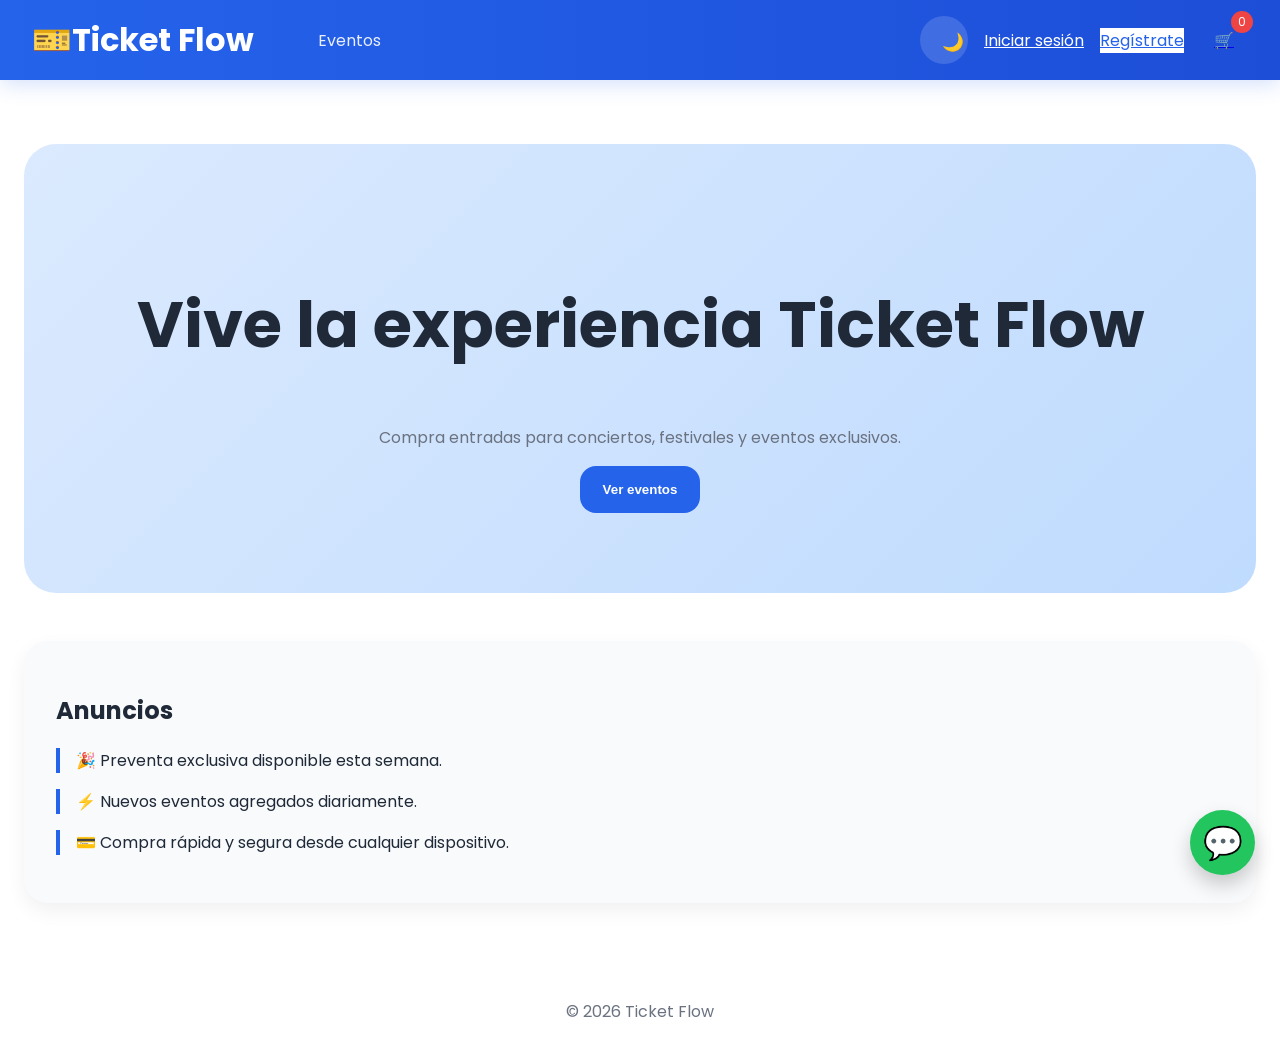
<file: front/index.html>
<!DOCTYPE html>
<html lang="es">

<head>

  <meta charset="UTF-8" />

  <meta
    name="viewport"
    content="width=device-width, initial-scale=1.0"
  />

  <title>
    🎫Ticket Flow
  </title>

  <link
    rel="stylesheet"
    href="styles.css"
  />

  <link rel="preconnect" href="https://fonts.googleapis.com">

  <link
    rel="preconnect"
    href="https://fonts.gstatic.com"
    crossorigin
  >

  <link
    href="https://fonts.googleapis.com/css2?family=Poppins:wght@400;500;600;700&display=swap"
    rel="stylesheet"
  />

</head>

<body>

  <!-- HEADER -->

  <header>

    <div class="nav-container">

      <!-- LOGO -->
      <a
        href="#"
        class="logo nav-link active"
        data-target="home"
      >
        🎫Ticket Flow
      </a>

      <!-- NAV -->
      <nav>

        <ul>

          <li>

            <a
              href="#"
              class="nav-link"
              data-target="buy"
            >
              Eventos
            </a>

          </li>

        </ul>

      </nav>

      <!-- RIGHT ACTIONS -->
      <div class="nav-actions">

        <!-- DARK MODE -->
        <button
          id="themeToggle"
          class="theme-toggle"
        >
          🌙
        </button>

        <!-- LOGIN -->
        <a
          href="#"
          id="loginShortcut"
          class="nav-link auth-shortcut"
          data-target="login"
        >
          Iniciar sesión
        </a>

        <!-- REGISTER -->
        <a
          href="#"
          id="registerShortcut"
          class="nav-link register-shortcut"
          data-target="register"
        >
          Regístrate
        </a>

        <!-- PROFILE -->
        <a
          href="#"
          id="profileShortcut"
          class="profile-shortcut nav-link"
          data-target="profile"
          style="display:none;"
        >

          <div class="profile-avatar">
            CM
          </div>

        </a>

        <!-- CART -->
        <a
          href="#"
          class="cart-link nav-link"
          data-target="cart"
        >

          <span class="cart-icon">
            🛒
          </span>

          <span
            id="cartCount"
            class="cart-count"
          >
            0
          </span>

        </a>

      </div>

    </div>

  </header>

  <!-- MAIN -->

  <main>

    <!-- HOME -->

    <section
      id="home"
      class="active"
    >

      <div class="hero">

        <h1>
          Vive la experiencia Ticket Flow
        </h1>

        <p>
          Compra entradas para conciertos, festivales y eventos exclusivos.
        </p>

        <button id="btnBuyNow">
          Ver eventos
        </button>

      </div>

      <div class="announcements">

        <h2>
          Anuncios
        </h2>

        <div class="announcement-item">
          🎉 Preventa exclusiva disponible esta semana.
        </div>

        <div class="announcement-item">
          ⚡ Nuevos eventos agregados diariamente.
        </div>

        <div class="announcement-item">
          💳 Compra rápida y segura desde cualquier dispositivo.
        </div>

      </div>

    </section>

    <!-- BUY -->

    <section
      id="buy"
      style="display:none;"
    >

      <div class="shop-header">

        <div>

          <h2>
            🎟️ Explora Eventos
          </h2>

          <p>
            Encuentra tu próximo evento favorito.
          </p>

        </div>

        <div class="shop-actions">

          <input
            type="text"
            placeholder="Buscar evento..."
          >

          <select>

            <option>
              Todas las categorías
            </option>

            <option>
              Música
            </option>

            <option>
              Teatro
            </option>

            <option>
              Festival
            </option>

          </select>

        </div>

      </div>

      <!-- EVENTS -->

      <div 
      id="eventsContainer"
      class="events-grid">
        
      </div>

    </section>

    <!-- CART -->

    <section
      id="cart"
      style="display:none;"
    >

      <div class="panel-container">

        <h2>
          🛒 Carrito de Compras
        </h2>

        <div
          id="cartItems"
          class="card-list"
        >

          <p class="empty-message">
            Tu carrito está vacío.
          </p>

        </div>

        <div class="cart-summary">

          <h3>
            Total:
            <span id="cartTotal">
              $0
            </span>
          </h3>

          <button id="checkoutBtn">
            Finalizar Compra
          </button>

        </div>

      </div>

    </section>

    <!-- PROFILE -->

    <section
      id="profile"
      style="display:none;"
    >

      <div class="panel-container">

        <div class="profile-header">

          <div class="profile-main">

            <div class="profile-big-avatar">
              CM
            </div>

            <div>

              <h2 id="profileName">
                Usuario
              </h2>

              <p id="profileEmail">
                correo@email.com
              </p>

            </div>

          </div>

          <button
            id="logoutBtn"
            class="logout-btn"
          >
            Cerrar sesión
          </button>

        </div>

        <div class="profile-grid">

          <div class="profile-card">

            <h3>
              Información Personal
            </h3>

            <p>
              <strong>Teléfono:</strong>
              <span id="profilePhone">-</span>
            </p>

            <p>
              <strong>País:</strong>
              <span id="profileCountry">-</span>
            </p>

          </div>

        </div>

        <!-- TICKETS -->

        <div class="profile-tickets-section"
        >

          <h2>🎟️ Mis Tickets</h2>

          <div
            id="ticketsContainer"
            class="ticket-grid"
          >

          </div>

        </div>

      </div>

    </section>

    <!-- LOGIN -->

    <section
      id="login"
      style="display:none;"
    >

      <form id="loginForm">

        <h2>
          Iniciar sesión
        </h2>

        <input
          type="email"
          id="loginEmail"
          name="correo"
          placeholder="Correo electrónico"
          required
        />

        <input
          type="password"
          id="loginPassword"
          name="contrasena"
          placeholder="Contraseña"
          required
        />

        <button type="submit">
          Entrar
        </button>

      </form>

    </section>

    <!-- REGISTER -->

    <section
      id="register"
      style="display:none;"
    >

      <form id="registerForm">

        <h2>
          Regístrate
        </h2>
 <!-- CORREO -->
  <label for="regEmail">Correo electrónico</label>
  <input 
    type="email" 
    id="regEmail" 
    name="correo" 
    placeholder="tu@email.com" 
    required 
  />

  <!-- CONTRASEÑA -->
  <label for="regPassword">Contraseña</label>
  <input 
    type="password" 
    id="regPassword" 
    name="contrasena" 
    placeholder="Crear contraseña" 
    required 
  />

  <!-- CONFIRMAR CONTRASEÑA -->
  <label for="regPasswordConfirm">Confirmar contraseña</label>
  <input 
    type="password" 
    id="regPasswordConfirm" 
    name="contrasena_confirm" 
    placeholder="Confirma tu contraseña" 
    required 
  />

  <!-- NOMBRE -->
  <label for="regName">Nombre</label>
  <input 
    type="text" 
    id="regName" 
    name="nombre" 
    placeholder="Tu Nombre" 
    required 
  />

  <!-- APELLIDO -->
  <label for="regLastName">Apellido</label>
  <input 
    type="text" 
    id="regLastName" 
    name="apellido" 
    placeholder="Tu Apellido" 
    required 
  />

  <!-- TIPO DOCUMENTO -->
  <label for="regDocumentType">Tipo de Documento</label>
  <select id="regDocumentType" name="tipo_documento" required>
    <option value="">Selecciona una opción</option>
    <option value="cc">Cédula de Ciudadanía</option>
    <option value="ce">Cédula de Extranjería</option>
    <option value="pasaporte">Pasaporte</option>
    <option value="ti">Tarjeta de Identidad</option>
  </select>

  <!-- NUMERO DOCUMENTO -->
  <label for="regIdentityDocument">Número de Documento</label>
  <input 
    type="text" 
    id="regIdentityDocument" 
    name="numeroDeDocumento" 
    placeholder="Tu número de documento" 
    required 
  />

  <!-- FECHA -->
  <label for="regBirthdate">Fecha de Nacimiento</label>
  <input 
    type="date" 
    id="regBirthdate" 
    name="fecha_nacimiento" 
    required 
  />

  <!-- TELEFONO -->
  <label for="regCellPhoneNumber">Número de Celular</label>
  <input 
    type="tel" 
    id="regCellPhoneNumber" 
    name="numero_celular" 
    placeholder="+57 3001234567"
    pattern="[0-9+\s]{7,15}"
    required 
  />

  <!-- PAIS -->
  <label for="regCountryResidence">País de Residencia</label>
  <input 
    type="text" 
    id="regCountryResidence" 
    name="pais_de_residencia" 
    placeholder="Tu país" 
    required 
  />

  <!-- GENERO -->
  <label for="regGender">Género</label>
  <select id="regGender" name="genero" required>
    <option value="">Selecciona una opción</option>
    <option value="MASCULINO">Masculino</option>
    <option value="FEMENINO">Femenino</option>
    <option value="OTRO">Otro</option>
    <option value="NOAPLICA">Prefiero no decirlo</option>
  </select>

  

        <button type="submit">
          Crear cuenta
        </button>

      </form>

    </section>

  </main>

  <!-- WHATSAPP -->

  <a
    href="#"
    class="whatsapp-float"
  >
    💬
  </a>

  <!-- FOOTER -->

  <footer>
    © 2026 Ticket Flow
  </footer>

  <script src="script.js"></script>

</body>

</html>
</file>
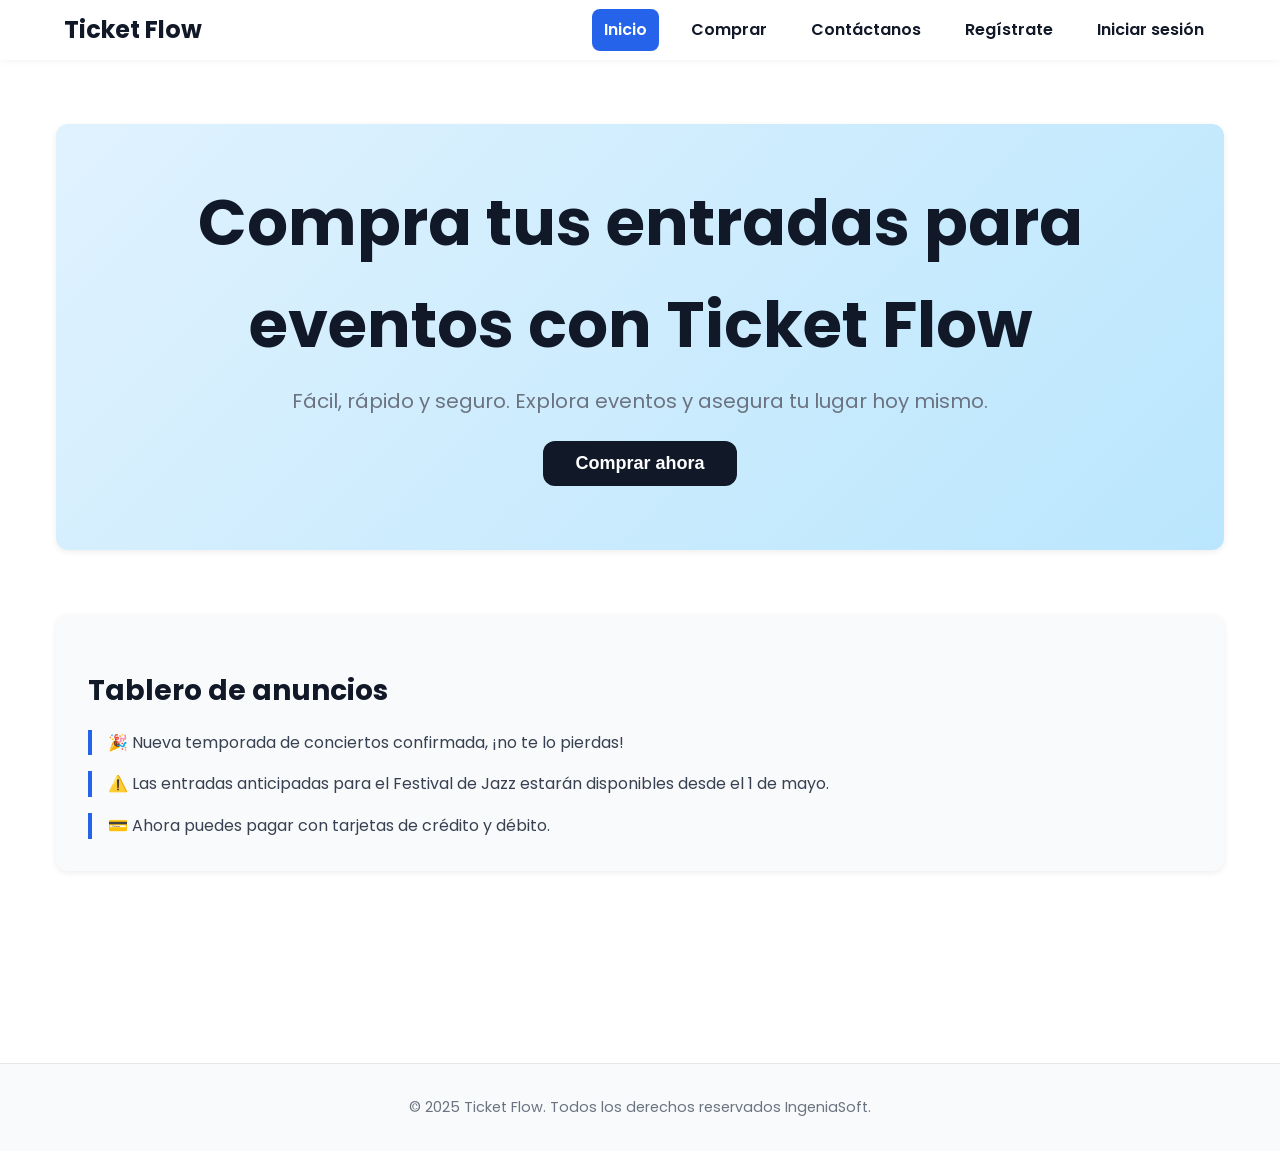
<file: frontend/ticket/index.html>
<!DOCTYPE html>
<html lang="es">
<head>
  <meta charset="UTF-8" />
  <meta name="viewport" content="width=device-width, initial-scale=1" />
  <title>Ticket Flow - Compra tu boletería para eventos</title>
  
  <link rel="stylesheet" href="styles.css" />
  
  <link rel="preconnect" href="https://fonts.googleapis.com">
  <link rel="preconnect" href="https://fonts.gstatic.com" crossorigin>
  <link href="https://fonts.googleapis.com/css2?family=Poppins:wght@400;600;700&display=swap" rel="stylesheet">
</head>
<body>
  <header>
    <div class="nav-container" role="navigation" aria-label="Main navigation">
      <div class="logo" tabindex="0">Ticket Flow</div>
      <nav>
        <ul>
          <li><a href="#" class="nav-link active" data-target="home" tabindex="0">Inicio</a></li>
          <li><a href="#" class="nav-link" data-target="buy" tabindex="0">Comprar</a></li>
          <li><a href="#" class="nav-link" data-target="contact" tabindex="0">Contáctanos</a></li>
          <li><a href="#" class="nav-link" data-target="register" tabindex="0">Regístrate</a></li>
          <li><a href="#" class="nav-link" data-target="login" tabindex="0">Iniciar sesión</a></li>
        </ul>
      </nav>
    </div>
  </header>

  <main>
    <section id="home" class="active" tabindex="0" aria-label="Página principal">
      <div class="hero" role="banner">
        <h1>Compra tus entradas para eventos con Ticket Flow</h1>
        <p>Fácil, rápido y seguro. Explora eventos y asegura tu lugar hoy mismo.</p>
        <button id="btnBuyNow" aria-label="Comprar entradas ahora">Comprar ahora</button>
      </div>

      <div class="announcements" aria-live="polite" aria-atomic="true">
        <h2>Tablero de anuncios</h2>
        <div class="announcement-item" tabindex="0">
          🎉 Nueva temporada de conciertos confirmada, ¡no te lo pierdas!
        </div>
        <div class="announcement-item" tabindex="0">
          ⚠️ Las entradas anticipadas para el Festival de Jazz estarán disponibles desde el 1 de mayo.
        </div>
        <div class="announcement-item" tabindex="0">
          💳 Ahora puedes pagar con tarjetas de crédito y débito.
        </div>
      </div>
    </section>

    <section id="buy" tabindex="0" aria-label="Comprar boletos para eventos" style="display:none;">
      <form id="buyForm" aria-describedby="buyInstructions">
        <h2>Comprar Entradas</h2>
        <p id="buyInstructions" style="margin-bottom:1.5rem; color: var(--color-text-muted); font-size:0.9rem;">
          Selecciona el evento y la cantidad de boletos que deseas comprar.
        </p>
        <label for="eventSelect">Evento</label>
        <select id="eventSelect" name="evento" required>
          <option value="" disabled selected>Selecciona un evento</option>
          <option value="Concierto de Rock - 24 Julio">Concierto de Rock - 24 Julio</option>
          <option value="Festival de Jazz - 15 Agosto">Festival de Jazz - 15 Agosto</option>
          <option value="Obra de Teatro - 30 Septiembre">Obra de Teatro - 30 Septiembre</option>
        </select>

        <label for="ticketQuantity">Cantidad de boletos</label>
        <input type="number" id="ticketQuantity" name="cantidad" min="1" max="10" value="1" required />

        <button type="submit" class="buy-btn" aria-label="Comprar entradas">Comprar</button>
      </form>
    </section>

    <section id="contact" tabindex="0" aria-label="Formulario de contacto" style="display:none;">
      <form id="contactForm">
        <h2>Contáctanos</h2>
        <label for="contactName">Nombre</label>
        <input type="text" id="contactName" name="nombre" placeholder="Tu nombre" required />

        <label for="contactEmail">Correo electrónico</label>
        <input type="email" id="contactEmail" name="correo" placeholder="tu@email.com" required />

        <label for="contactMessage">Mensaje</label>
        <textarea id="contactMessage" name="mensaje" rows="4" placeholder="Escribe tu mensaje aquí..." required></textarea>

        <button type="submit" aria-label="Enviar mensaje">Enviar</button>
      </form>
    </section>

    
    

    <section id="register" tabindex="0" aria-label="Formulario de registro" style="display:none;">
      <form id="registerForm">
        <h2>Regístrate</h2>

        <label for="regEmail">Correo electrónico</label>
        <input type="email" id="regEmail" name="correo" placeholder="tu@email.com" required />

        <label for="regPassword">Contraseña</label>
        <input type="password" id="regPassword" name="contrasena" placeholder="Crear contraseña" required />

        <label for="regPasswordConfirm">Confirmar contraseña</label>
        <input type="password" id="regPasswordConfirm" name="contrasena_confirm" placeholder="Confirma tu contraseña" required />



        <label for="regName">Nombre</label>
        <input type="text" id="regName" name="nombre" placeholder="Tu Nombre" required />

        <label for="regLastName">Apellido</label>
        <input type="text" id="regLastName" name="apellido" placeholder="Tu Apellido" required />

        <label for="regIdentityDocument">Cedula</label>
        <input type="text" id="regIdentityDocument" name="cedula" placeholder="Tu Cedula" required />

        <label for="regBirthdate">Fecha de Nacimiento</label>
        <input type="text" id="regBirthdate" name="fecha_nacimiento" placeholder="Tu Fecha de nacimiento" required />

        <label for="regCellPhoneNumber">Numero de Celular</label>
        <input type="text" id="regCellPhoneNumber" name="numero_celular" placeholder="Tu numero celular" required />

        <label for="regCountryResidence">Pais de Residencia</label>
        <input type="text" id="regCountryResidence" name="pais_de_residencia" placeholder="Tu pais" required />

        <label for="regGender">Genero</label>
        <input type="text" id="regGender" name="genero" placeholder="Tu genero" required />
        
        <label for="regProfile">Perfil</label>
        <input type="text" id="regProfile" name="perfil" placeholder="Perfil" required />   


        <button type="submit" aria-label="Crear cuenta">Crear cuenta</button>
      </form>
    </section>





    <section id="login" tabindex="0" aria-label="Formulario de inicio de sesión" style="display:none;">
      <form id="loginForm">
        <h2>Iniciar sesión</h2>
        <label for="loginEmail">Correo electrónico</label>
        <input type="email" id="loginEmail" name="correo" placeholder="tu@email.com" required />

        <label for="loginPassword">Contraseña</label>
        <input type="password" id="loginPassword" name="contrasena" placeholder="Tu contraseña" required />

        <button type="submit" aria-label="Iniciar sesión">Entrar</button>
      </form>
    </section>
  </main>

  <footer>
    &copy; 2025 Ticket Flow. Todos los derechos reservados IngeniaSoft.
  </footer>

  <script src="script.js"></script>
</body>
</html>
</file>
<file: front/styles.css>
:root {

  --color-primary: #2563eb;
  --color-primary-dark: #1e40af;

  --color-bg: #ffffff;
  --color-card: #f8fafc;
  --color-text: #1f2937;
  --color-muted: #6b7280;

  --shadow:
    0 8px 20px rgba(0,0,0,0.06);

  font-family: 'Poppins', sans-serif;
}

/* DARK MODE */

body.dark {

  --color-bg: #0f172a;
  --color-card: #111827;
  --color-text: #f3f4f6;
  --color-muted: #9ca3af;

  --shadow:
    0 8px 25px rgba(0,0,0,0.35);
}

* {
  box-sizing: border-box;
}

body {

  margin: 0;

  background: var(--color-bg);

  color: var(--color-text);

  transition: 0.3s ease;
}

/* HEADER */

header {

  position: sticky;

  top: 0;

  z-index: 1000;

  background:
    linear-gradient(
      90deg,
      #2563eb,
      #1d4ed8
    );

  box-shadow:
    0 4px 20px rgba(37,99,235,0.2);
}

.nav-container {

  max-width: 1300px;

  height: 80px;

  margin: auto;

  padding: 0 2rem;

  display: flex;

  align-items: center;
}

.logo {

  color: white;

  text-decoration: none;

  font-size: 2rem;

  font-weight: 700;

  margin-right: 3rem;
}

nav {

  flex: 1;
}

nav ul {

  display: flex;

  list-style: none;

  gap: 1rem;

  margin: 0;

  padding: 0;
}

nav a {

  color: rgba(255,255,255,0.9);

  text-decoration: none;

  padding: 0.8rem 1rem;

  border-radius: 1rem;

  transition: 0.3s ease;
}

nav a:hover,
nav a.active {

  background:
    rgba(255,255,255,0.15);

  color: white;
}

.nav-actions {

  display: flex;

  align-items: center;

  gap: 1rem;
}

/* DARK BUTTON */

.theme-toggle {

  width: 48px;

  height: 48px;

  border-radius: 50%;

  border: none;

  cursor: pointer;

  background: rgba(255,255,255,0.15);

  color: white;

  font-size: 1.1rem;
}

.auth-shortcut {

  color: white !important;
}

.register-shortcut {

  background: white;

  color: var(--color-primary) !important;
}

.profile-avatar {

  width: 48px;

  height: 48px;

  border-radius: 50%;

  background: white;

  color: var(--color-primary);

  display: flex;

  align-items: center;

  justify-content: center;

  font-weight: bold;
}

.cart-link {

  position: relative;

  width: 48px;

  height: 48px;

  display: flex;

  align-items: center;

  justify-content: center;
}

.cart-count {

  position: absolute;

  top: -5px;
  right: -5px;

  width: 22px;

  height: 22px;

  border-radius: 50%;

  background: #ef4444;

  color: white;

  display: flex;

  align-items: center;

  justify-content: center;

  font-size: 0.75rem;
}

/* MAIN */

main {

  max-width: 1300px;

  margin: auto;

  padding: 4rem 1.5rem;
}

section {
  display: none;
}

section.active {
  display: block;
}

/* HERO */

.hero {

  background:
    linear-gradient(
      135deg,
      #dbeafe,
      #bfdbfe
    );

  border-radius: 2rem;

  padding: 5rem 2rem;

  text-align: center;

  margin-bottom: 3rem;
}

body.dark .hero {

  background:
    linear-gradient(
      135deg,
      #1e293b,
      #0f172a
    );
}

.hero h1 {

  font-size: 4rem;
}

.hero p {

  color: var(--color-muted);
}

/* BUTTONS */

button {

  border: none;

  background: var(--color-primary);

  color: white;

  padding: 1rem 1.4rem;

  border-radius: 1rem;

  cursor: pointer;

  font-weight: 600;
}

button:hover {

  background:
    var(--color-primary-dark);
}

/* CARDS */

.announcements,
.panel-container,
form,
.event-card,
.profile-card {

  background: var(--color-card);

  border-radius: 1.5rem;

  box-shadow: var(--shadow);
}

.announcements {

  padding: 2rem;
}

.announcement-item {

  border-left:
    4px solid var(--color-primary);

  padding-left: 1rem;

  margin-bottom: 1rem;
}

/* SHOP */

.shop-header {

  display: flex;

  justify-content: space-between;

  align-items: center;

  margin-bottom: 2rem;

  gap: 2rem;
}

.shop-actions {

  display: flex;

  gap: 1rem;
}

.events-grid {

  display: grid;

  grid-template-columns:
    repeat(auto-fit,minmax(320px,1fr));

  gap: 2rem;
}

.event-card {

  overflow: hidden;
}

.event-image {

  height: 220px;

  background: #e5e7eb;
}

body.dark .event-image {

  background: #1e293b;
}

.event-content {

  padding: 1.5rem;
}

.event-top {

  display: flex;

  justify-content: space-between;

  margin-bottom: 1rem;
}

.event-category {

  background: #dbeafe;

  color: #2563eb;

  padding: 0.4rem 1rem;

  border-radius: 999px;

  font-size: 0.9rem;
}

.event-price {

  font-weight: bold;
}

.event-info {

  display: flex;

  justify-content: space-between;

  margin: 1rem 0;

  color: var(--color-muted);
}

/* FORMS */

form {

  max-width: 600px;

  margin: auto;

  padding: 2rem;
}

input,
select {

  width: 100%;

  padding: 1rem;

  margin-bottom: 1rem;

  border-radius: 1rem;

  border: 1px solid #d1d5db;

  background: var(--color-bg);

  color: var(--color-text);
}

body.dark input,
body.dark select {

  border: 1px solid #374151;
}

/* PROFILE */

.panel-container {

  padding: 2rem;
}

.profile-header {

  display: flex;

  justify-content: space-between;

  align-items: center;

  margin-bottom: 2rem;
}

.profile-main {

  display: flex;

  align-items: center;

  gap: 1rem;
}

.profile-big-avatar {

  width: 90px;

  height: 90px;

  border-radius: 50%;

  background: var(--color-primary);

  color: white;

  display: flex;

  align-items: center;

  justify-content: center;

  font-size: 2rem;

  font-weight: bold;
}

.profile-grid {

  display: grid;

  grid-template-columns:
    repeat(auto-fit,minmax(300px,1fr));

  gap: 2rem;
}

.profile-card {

  padding: 1.5rem;
}

/* TICKETS */

.profile-tickets-section {

  margin-top: 3rem;
}

.ticket-grid {

  display: grid;

  grid-template-columns:
    repeat(auto-fit,minmax(300px,1fr));

  gap: 1.5rem;
}

.ticket-card {

  background:
    linear-gradient(
      135deg,
      #1e40af,
      #2563eb
    );

  color: white;

  border-radius: 1.5rem;

  overflow: hidden;
}

.ticket-header,
.ticket-body,
.ticket-footer {

  padding: 1.5rem;
}

/* CART */

.cart-summary {

  margin-top: 2rem;

  display: flex;

  justify-content: space-between;

  align-items: center;
}

/* WHATSAPP */

.whatsapp-float {

  position: fixed;

  right: 25px;
  bottom: 25px;

  width: 65px;
  height: 65px;

  border-radius: 50%;

  background: #22c55e;

  color: white;

  display: flex;

  align-items: center;

  justify-content: center;

  font-size: 2rem;

  text-decoration: none;

  box-shadow:
    0 10px 20px rgba(0,0,0,0.2);
}

/* FOOTER */

footer {

  text-align: center;

  padding: 2rem;

  color: var(--color-muted);
}

/* RESPONSIVE */

@media (max-width: 900px) {

  .nav-container {

    flex-wrap: wrap;

    height: auto;

    padding: 1rem;
  }

  .shop-header {

    flex-direction: column;

    align-items: flex-start;
  }

  .profile-header {

    flex-direction: column;

    align-items: flex-start;

    gap: 1rem;
  }
}
</file>
<file: frontend/ticket/styles.css>
/* --- Variables CSS Globales --- */
/* Define una paleta de colores, fuentes y espaciados para mantener la consistencia. */
:root {
    --color-bg: #ffffff;
    --color-text: #374151;
    --color-text-muted: #6b7280;
    --color-primary: #111827;
    --color-accent: #2563eb;
    --color-accent-hover: #1e40af;
    --color-card-bg: #f9fafb;
    --spacing-lg: 4rem;
    --spacing-md: 2rem;
    --shadow-light: 0 2px 6px rgba(0,0,0,0.07);
    --border-radius: 0.75rem;
    font-family: 'Poppins', sans-serif; /* Fuente principal para toda la página */
    scroll-behavior: smooth; /* Desplazamiento suave entre secciones */
  }
  
  /* --- Estilos Base --- */
  * {
    box-sizing: border-box; /* Asegura que padding y border no afecten el tamaño final del elemento. */
  }
  
  body {
    margin: 0;
    background: var(--color-bg);
    color: var(--color-text);
    line-height: 1.6;
    font-size: 16px;
  }
  
  a {
    color: var(--color-accent);
    text-decoration: none;
    transition: color 0.3s ease;
  }
  a:hover,
  a:focus {
    color: var(--color-accent-hover);
    outline: none;
  }
  
  /* --- Encabezado y Navegación --- */
  header {
    position: sticky; /* Fija el encabezado en la parte superior al hacer scroll. */
    top: 0;
    background: var(--color-bg);
    box-shadow: 0 1px 8px rgb(0 0 0 / 0.05);
    z-index: 1000;
  }
  
  .nav-container {
    max-width: 1200px;
    margin: 0 auto;
    padding: 0 1.5rem;
    display: flex;
    align-items: center;
    justify-content: space-between;
    height: 60px;
  }
  
  .logo {
    font-weight: 700;
    font-size: 1.5rem;
    color: var(--color-primary);
    user-select: none;
  }
  
  nav ul {
    list-style: none;
    display: flex;
    gap: 1.25rem;
    margin: 0;
    padding: 0;
    align-items: center;
  }
  
  nav a.nav-link {
    font-weight: 600;
    padding: 0.5rem 0.75rem;
    border-radius: 0.5rem;
    transition: background-color 0.3s ease;
    color: var(--color-primary);
    cursor: pointer;
    display: inline-block;
  }
  /* Estilo para el enlace activo o al pasar el cursor sobre él. */
  nav a.nav-link.active,
  nav a.nav-link:hover {
    background-color: var(--color-accent);
    color: white;
  }
  
  /* --- Contenido Principal y Secciones --- */
  main {
    max-width: 1200px;
    margin: 0 auto;
    padding: var(--spacing-lg) 1rem 8rem 1rem;
  }
  
  /* Por defecto, todas las secciones están ocultas. */
  section {
    display: none;
  }
  
  /* La clase 'active' hace visible una sección. */
  section.active {
    display: block;
  }
  
  /* --- Estilos de la Sección Hero (Inicio) --- */
  .hero {
    margin-bottom: var(--spacing-lg);
    text-align: center;
    padding: 3rem 1rem 4rem;
    border-radius: var(--border-radius);
    background: linear-gradient(135deg, #e0f2fe 0%, #bae6fd 100%);
    box-shadow: var(--shadow-light);
  }
  .hero h1 {
    font-size: 3rem;
    font-weight: 700;
    margin: 0 0 0.5rem;
    color: var(--color-primary);
  }
  .hero p {
    font-size: 1.25rem;
    color: var(--color-text-muted);
    margin: 0 0 1.5rem;
  }
  .hero button {
    background-color: var(--color-primary);
    color: white;
    font-weight: 600;
    font-size: 1.125rem;
    border: none;
    border-radius: 0.75rem;
    padding: 0.75rem 2rem;
    cursor: pointer;
    transition: background-color 0.3s ease;
  }
  .hero button:hover,
  .hero button:focus {
    background-color: var(--color-accent-hover);
    outline: none;
  }
  
  /* --- Tablero de Anuncios --- */
  .announcements {
    background: var(--color-card-bg);
    box-shadow: var(--shadow-light);
    border-radius: var(--border-radius);
    padding: 2rem;
    margin-bottom: var(--spacing-lg);
  }
  .announcements h2 {
    font-weight: 700;
    font-size: 1.75rem;
    margin-bottom: 1rem;
    color: var(--color-primary);
  }
  .announcement-item {
    margin-bottom: 1rem;
    padding-left: 1rem;
    border-left: 4px solid var(--color-accent);
  }
  .announcement-item:last-child {
    margin-bottom: 0;
  }
  
  /* --- Estilos Comunes para Formularios --- */
  form {
    max-width: 480px;
    margin: 0 auto;
    background: var(--color-card-bg);
    padding: 2rem;
    border-radius: var(--border-radius);
    box-shadow: var(--shadow-light);
  }
  form h2 {
    font-size: 1.75rem;
    font-weight: 700;
    margin-bottom: 1.5rem;
    color: var(--color-primary);
    text-align: center;
  }
  label {
    display: block;
    margin-bottom: 0.5rem;
    font-weight: 600;
    color: var(--color-primary);
  }
  /* Estilos para campos de texto, email, password, etc. */
  input[type="text"],
  input[type="email"],
  input[type="password"],
  input[type="number"],
  select,
  textarea {
    width: 100%;
    padding: 0.625rem 0.75rem;
    margin-bottom: 1.25rem;
    font-size: 1rem;
    border: 1px solid #d1d5db;
    border-radius: 0.5rem;
    transition: border-color 0.3s ease;
    font-family: inherit;
    resize: vertical; /* Permite redimensionar verticalmente los textarea. */
  }
  /* Efecto de foco para los campos de entrada. */
  input[type="text"]:focus,
  input[type="email"]:focus,
  input[type="password"]:focus,
  input[type="number"]:focus,
  select:focus,
  textarea:focus {
    outline: none;
    border-color: var(--color-accent);
    box-shadow: 0 0 0 3px rgba(37, 99, 235, 0.3);
  }
  
  /* Estilo para los botones de envío y compra. */
  button[type="submit"], button.buy-btn {
    width: 100%;
    background-color: var(--color-accent);
    color: white;
    padding: 0.75rem 1rem;
    font-weight: 600;
    font-size: 1.125rem;
    border: none;
    border-radius: 0.75rem;
    cursor: pointer;
    transition: background-color 0.3s ease;
  }
  button[type="submit"]:hover,
  button.buy-btn:hover,
  button[type="submit"]:focus,
  button.buy-btn:focus {
    background-color: var(--color-accent-hover);
    outline: none;
  }
  
  /* --- Pie de Página --- */
  footer {
    background: var(--color-card-bg);
    text-align: center;
    padding: 2rem 1rem;
    color: var(--color-text-muted);
    font-size: 0.9rem;
    border-top: 1px solid #e5e7eb;
  }
  
  /* --- Diseño Responsivo (Media Queries) --- */
  /* Ajusta los estilos para pantallas más grandes (ancho mínimo de 600px). */
  @media (min-width: 600px) {
    form {
      padding: 2.5rem; /* Aumenta el padding en formularios. */
    }
    .hero h1 {
      font-size: 4rem; /* Aumenta el tamaño del título principal. */
    }
  }
</file>
